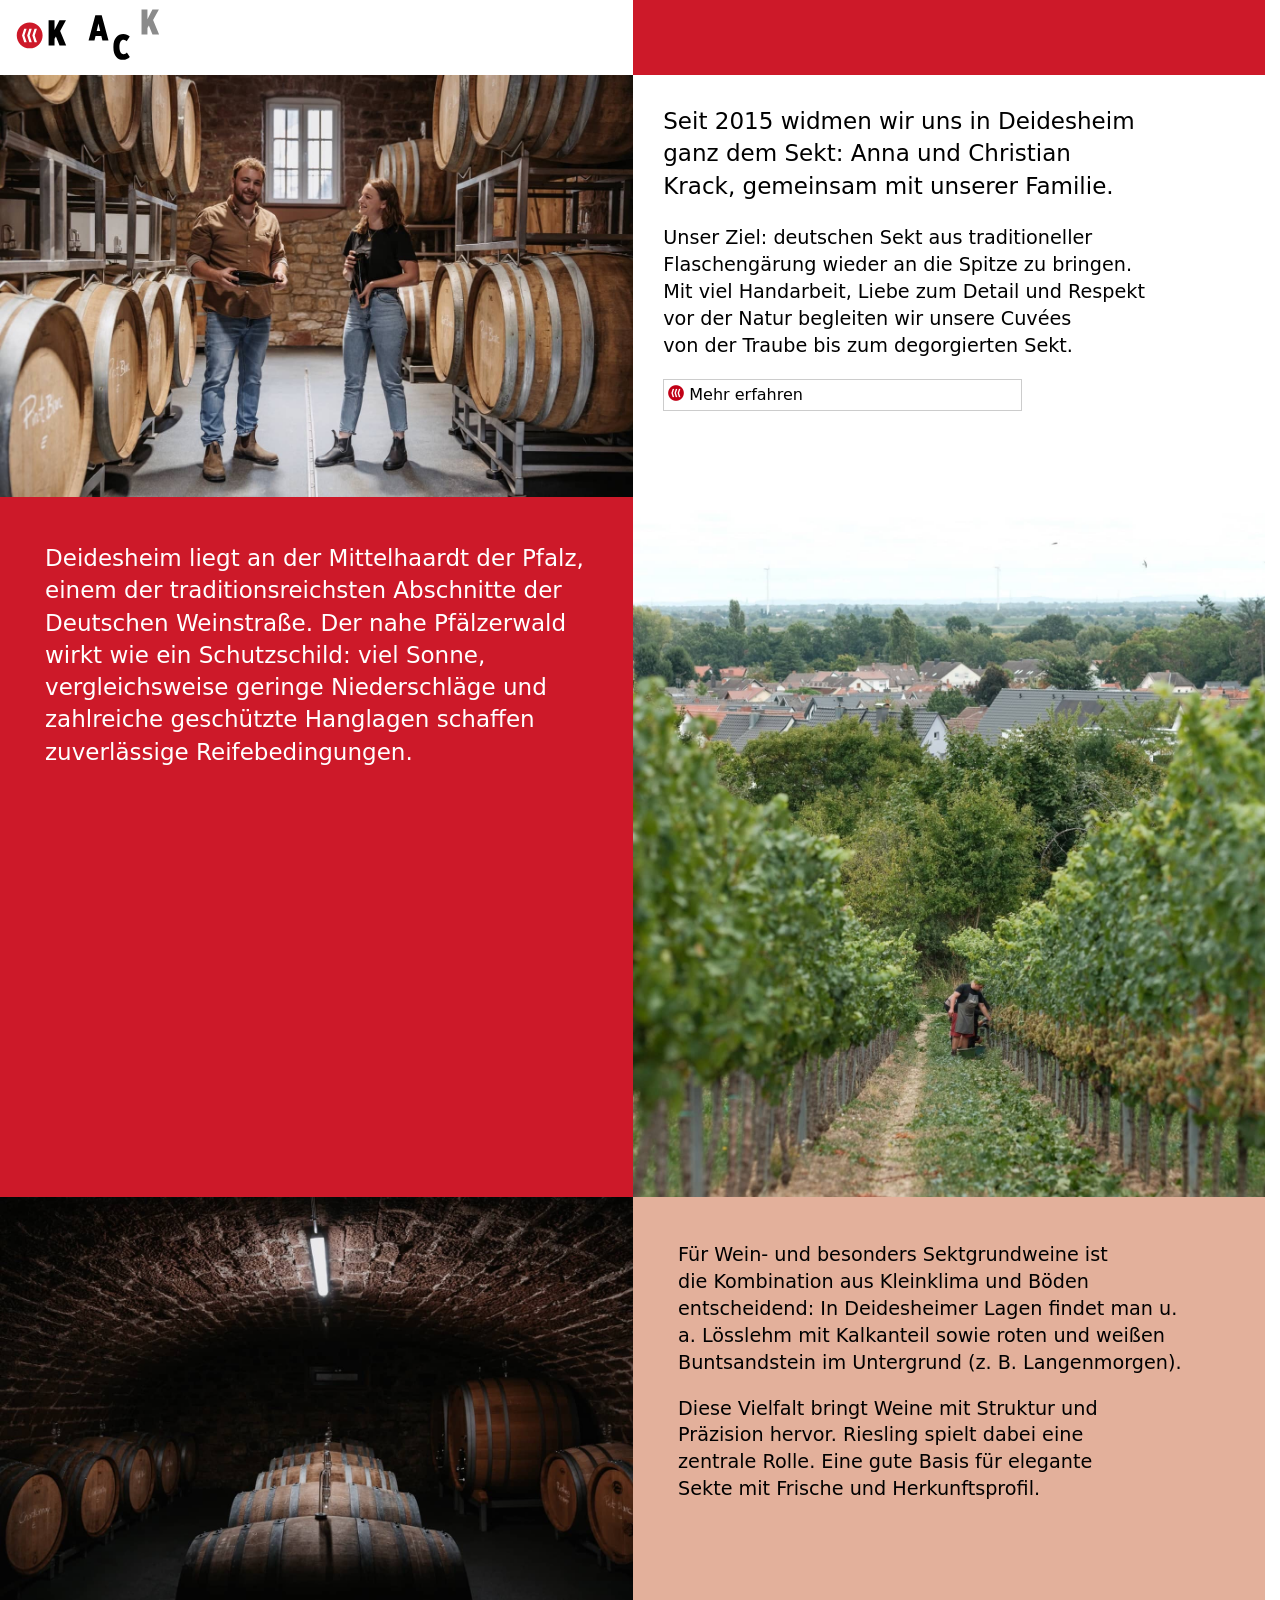
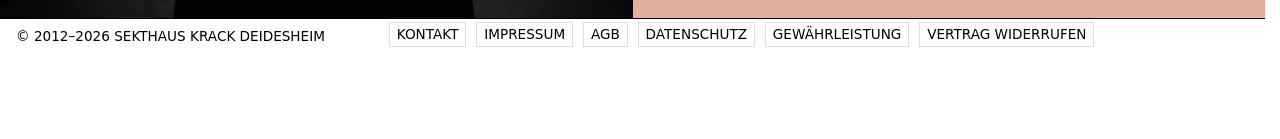
<file: index.html>
<!DOCTYPE html>
<html lang="de" class="no-js">
<head>
	<meta charset="utf-8">
	<title>KRACK - Sekthaus in Deidesheim</title>

	<meta name="viewport" content="width=device-width, initial-scale=1">

	<link rel="icon" href="favicon.ico" sizes="32x32">
	<link rel="icon" href="assets/images/favicon.svg" type="image/svg+xml">
	<link rel="apple-touch-icon" href="assets/images/apple-touch-icon.png">

	<link rel="stylesheet" href="assets/css/style.css" />

	<script src="assets/js/script.js" defer></script>
</head>
<body>
	<div class="page">
		<header>
			<div class="logo">
				<a href="index.html"><img src="assets/images/krack-logo-animated.svg" alt=""></a>
			</div>
			<nav>
				<details>
					<summary>☰</summary>

					<ul>
						<li><a href="ueber-uns.html">Wir</a></li>
						<li><a href="handwerk.html">Handwerk</a></li>
						<li><a href="sekt.html">Sekt</a></li>
						<li><a href="termine.html">Termine</a></li>
						<li><a href="kontakt.html">Kontakt</a></li>
					</ul>
				</details>
			</nav>
		</header>

		<main>
			<div class="grid">
				<section class="">
					<img class="spread" src="assets/images/content/2025-Familie-Krack-2020-lenageib-14%20Anna%20Krack.jpg" alt="">
				</section>
				<section class="pad-medium">
					<p class="font-large">Seit 2015 widmen wir uns in Deidesheim ganz dem
					Sekt: Anna und Christian Krack, gemeinsam mit
					unserer Familie.</p>

					<p class="font-medium">Unser Ziel: deutschen Sekt aus traditioneller
					Flaschengärung wieder an die Spitze zu bringen.
					Mit viel Handarbeit, Liebe zum Detail und Respekt
					vor der Natur begleiten wir unsere Cuvées von der
					Traube bis zum degorgierten Sekt.</p>

					<details>
						<summary>Mehr erfahren</summary>

						<div class="details-content font-small">
							<p>Mit viel Handarbeit, Liebe zum Detail und Respekt
							vor der Natur begleiten wir unsere Cuvées von der
							Traube bis zum degorgierten Sekt.</p>
						</div>
					</details>
				</section>
				<section class="pad-large" data-bg="#CD1929" style="background-color: #CD1929; color: #fff;">
					<p class="font-large">Deidesheim liegt an der
					Mittelhaardt der Pfalz, einem
					der traditionsreichsten
					Abschnitte der Deutschen
					Weinstraße. Der nahe
					Pfälzerwald wirkt wie ein
					Schutzschild: viel Sonne,
					vergleichsweise geringe
					Niederschläge und zahlreiche
					geschützte Hanglagen schaffen
					zuverlässige Reifebedingungen.</p>
				</section>
				<section class="pad-zero"><img class="spread" src="assets/images/content/2025-KRACK_Credits Catjana Bechtle-91%20Anna%20Krack.jpg" alt="" style="max-height:700px;"></section>
				<section class="pad-zero"><img class="spread" src="assets/images/content/2025-Familie-Krack-2020-lenageib-88%20Anna%20Krack.jpg" alt=""></section>
				<section class="pad-large" data-bg="#e3b09b" style="background-color: #e3b09b;">
					<p class="font-medium">Für Wein- und besonders
					Sektgrundweine ist die
					Kombination aus Kleinklima
					und Böden entscheidend: In
					Deidesheimer Lagen findet man
					u. a. Lösslehm mit Kalkanteil
					sowie roten und weißen
					Buntsandstein im Untergrund
					(z. B. Langenmorgen).</p>

					<p class="font-medium">Diese Vielfalt bringt Weine mit
					Struktur und Präzision hervor.
					Riesling spielt dabei eine
					zentrale Rolle. Eine gute Basis
					für elegante Sekte mit Frische
					und Herkunftsprofil.</p>
				</section>
			</div>
		</main>

		<footer>
			<div class="copyright">
				<p>&copy; 2012&ndash;2026 Sekthaus Krack Deidesheim</p>
			</div>
			<nav>
				<ul>
					<li><a href="kontakt.html">Kontakt</a></li>
					<li><a href="impressum.html">Impressum</a></li>
					<li><a href="impressum.html">AGb</a></li>
					<li><a href="impressum.html">Datenschutz</a></li>
					<li><a href="impressum.html">Gewährleistung</a></li>
					<li><a href="impressum.html">Vertrag widerrufen</a></li>
				</ul>
			</nav>
		</footer>
	</div>
</body>
</html>
</file>
<file: assets/css/style.css>
@view-transition {
	navigation: auto;
}

:root {
	view-transition-name: none;

	interpolate-size: allow-keywords;

	/* Fluid typography: 360px–1440px */
	--step--1: clamp(0.875rem, 0.8333rem + 0.1852vw, 1rem);
	--step-0: clamp(1rem, 0.9583rem + 0.1852vw, 1.125rem);
	--step-1: clamp(1.2rem, 1.1312rem + 0.3056vw, 1.4062rem);
	--step-2: clamp(1.44rem, 1.3341rem + 0.4708vw, 1.7578rem);
	--step-3: clamp(1.728rem, 1.5716rem + 0.6952vw, 2.1973rem);
	--step-4: clamp(2.0736rem, 1.8493rem + 0.997vw, 2.7466rem);
	--step-5: clamp(2.4883rem, 2.1734rem + 1.3999vw, 3.4332rem);

	/* Fluid padding: 360px–1440px */
	--pad-default: clamp(0.75rem, 0.5833rem + 0.7407vw, 1.25rem);
	--pad-medium: clamp(1.25rem, 1rem + 1.1111vw, 2rem);
	--pad-large: clamp(1.75rem, 1.3333rem + 1.8519vw, 3rem);

	--bg-color: #fff;
	--text-color: #000;
	--krack-red: #CD1929;
}

@keyframes move-out {
	from {
		opacity: 1.0;
		transform: translateY(0%) translateX(0%) rotate(0);
	}

	to {
		opacity: 1.0;
		transform: translateY(0%) translateX(-100%) rotate(0);
	}
}

@keyframes move-in {
	from {
		opacity: 1.0;
		transform: translateY(0%) translateX(100%) rotate(0);
	}

	to {
		opacity: 1.0;
		transform: translateY(0%) translateX(0%) rotate(0);
	}
}

@keyframes fade-in {
	from {
		/* opacity: 0.0; */
		color: transparent;
		background-color: transparent;
	}

	to {
		color: currentColor;
		opacity: 1.0;
	}
}

@keyframes animateDown {
	from {
		opacity: 0;
		transform: translatey(-15px);
	}

	to {
		opacity: 1;
		transform: translatey(0);
	}
}

::view-transition-old(page-content) {
	animation: 0.85s ease-in-out both move-out;
}

/* Animate incoming content */
::view-transition-new(page-content) {
	animation: 0.85s ease-in-out both move-in;
}

html {
	font: 100%/1.4 system-ui, sans-serif;
	hyphens: auto;

	scrollbar-gutter: stable;
	overflow-y: scroll;
}

body {
	margin: 0;
}

img {
	display: block;
	max-width: 100%;
	height: auto;

	&.spread {
		object-fit: cover;
		width: 100%;
		height: 100%;
	}
}

ul {
	padding: 0;
	margin: 0;
}

p {
	margin-block-start: 0;
}

summary::-webkit-details-marker { display: none; }

h1, h2, h3 {
	line-height: 1.1;
	text-wrap: balance;
}

h1 { font-size: var(--step-5); }
h2 { font-size: var(--step-4); }
h3 { font-size: var(--step-3); }

.font-large { font-size: var(--step-2); }
.font-medium { font-size: var(--step-1); }
.font-default { font-size: var(--step-0); }
.font-small { font-size: var(--step--1); }

.pad-zero {}
.pad-large {
	padding-block: min(2vw, 1.5rem) 2.5rem;
	padding-inline: clamp(0.5rem, 2.5vw, 2rem) clamp(1.0rem, 2.5vw, 4rem);
	padding: var(--pad-large);
	padding-inline-start: var(--pad-large);
	padding-inline-end: calc(var(--pad-large) * 1.5);
}
.pad-large { padding: var(--pad-large); }
.pad-medium { padding: var(--pad-medium); }
.pad-default { padding: var(--pad-default); }
.pad-zero { padding: 0; }

.page {
	display: grid;
	grid-template-columns: 1fr 1fr;
	grid-template-rows: minmax(75px, auto) 1fr minmax(100px, auto); /* logo height, content, footer height */
	min-height: 100vh;
	width: 100%;

	@media (max-width: 699px) {
		grid-template-columns: 1fr;
	}
}

header {
	grid-column: 1 / -1;
	position: relative;
	z-index: 5;
	background: var(--bg-color);
	display: grid;
	grid-template-columns: subgrid;
	align-items: center;
	/*
	padding: 0 1em;
	padding-right: 5rem;
	border-block-end: 1px solid black;
	*/

	.logo {
		padding-inline-start: 1rem;

		img {
			width: 150px;
		}
	}

	nav {
		justify-self: stretch;
		align-self: stretch;
		background: var(--krack-red);

		details {
			height: 100%;
			display: flex;
			justify-content: end;
			flex-wrap: wrap;

			container-type: inline-size;

			summary {
				display: flex;
				align-self: center;
				justify-content: end;
				text-align: right;
				cursor: pointer;
				color: var(--bg-color);
				padding: 0.75em 0.75em;

				&::after {
					content: "Open";
					padding-inline-start: 0.5ch;
				}

				[open] &::after {
					content: "Close";
				}

				&:is(:hover) {
					
				}

				@container (min-width: 50ch) {
					display: none;
				}
			}

			ul {
				flex: 1;
				display: block;
				margin: 0;
				padding: 0;
				list-style: none;

				@container (max-width: 49ch) {
					width: 100%;
				}

				@container (min-width: 50ch) {
					display: flex;
					flex-wrap: wrap;
					justify-content: space-evenly;
					flex-grow: 1;
					gap: 0ch;
					background: transparent;

					li {
						border: none !important;
					}
				}

				li {
					display: contents;
					border-block-end: 1px solid currentColor;
				}
				
				a {
					display: flex;
					align-items: center;
					justify-content: center;
					flex: 1;
					color: var(--bg-color);
					text-decoration: none;
					padding: 0.2em clamp(0.25em, 2cqi, 1.25em);
					text-transform: uppercase;
					font-weight: 500;
					hyphens: none;
					transition: background-color 0.25s ease;

					&:is(:hover, :focus),
					[aria-current] & {
						text-decoration: underline;
						text-decoration-thickness: 0.1em;

						background-color: color-mix(in oklch, var(--krack-red), var(--bg-color) 5%);
					}

					@container (max-width: 49ch) {
						padding: 0.5em 1.25em;
						justify-content: end;
						border-block-start: 1px solid var(--bg-color);
					}
				}
			}

			&::details-content {
				width: 100%;
				background: transparent;


				@container (min-width: 50ch) {
					display: flex;
					content-visibility: visible;
				}
			}
		}
	}

	/*

	nav ul {
		display: flex;
		gap: 1.25rem;
		gap: 1px;
		list-style: none;
		height: 100%;
		align-items: stretch;

		li { display: contents; }

		a {
			background: var(--krack-red);
			color: var(--bg-color);
			vertical-align: middle;
			padding: 0.25em 2.5em;
			text-decoration: none;
			text-transform: uppercase;
			font-weight: 500;
			font-size: 85%;
			transition: background-color 0.25s ease-in-out;

			&:is(:hover, :focus),
			[aria-current] {
				background: var(--text-color);
			}
		}
	}
	*/
}

main {
	grid-column: 1 / -1;
	view-transition-name: page-content;
	position: relative;
	z-index: 1;
	overflow: hidden;

	container-type: inline-size;

	.grid {
		display: grid;
		grid-template-columns: 1fr 1fr;
		grid-auto-rows: minmax(25vh, auto);

		@container (max-width: 699px) {
			grid-template-columns: 1fr;
		}

		& > section {
			outline: 0px solid currentColor;
			text-wrap: balance;
			word-break: break-word;
			/* animation: 0.5s ease-in-out fade-in;
			animation-delay: 1.5s; */
			/* background-color: attr(data-background, red); */

			container-type: inline-size;

			p {
				max-width: 55ch;
			}

			details {
				border: 1px solid #ccc;
				max-width: 35ch;

				summary {
					list-style: none; /* required for safari 2026 */
					padding: 0.25rem;
					cursor: pointer;

					&:is(:hover) {
						background-color: #eee;
					}

					&::marker {
						content: "";
					}

					&::-webkit-details-marker {
						display: none;
						content: "";
					}

					&::before {
						display: inline-block;
						content: "";
						vertical-align: -7%;
						width: 1rem;
						height: 1rem;
						margin-right: 0.5ch;
						background-image: url(../images/apple-touch-icon.png);
						background-size: contain;
						transition: rotate 1.3s ease-in-out;
						transform: rotate(0);
					}

					&:hover::before {
						/* transform: rotate(-15deg); */
					}

					details[open] > &::before {
						transform: rotate(-90deg);
					}
				}

				.details-content {
					transition: height 0.5s ease, content-visibility 0.5s ease allow-discrete;
					height: 0;
					overflow: clip;

					padding: 0.5rem 0.75rem;
					border-block-start: 1px solid #ccc;

					p:last-child { margin-bottom: 0; }
				}

				&[open] > .details-content {
					/* animation: animateDown 0.2s linear forwards; */
					height: auto;
				}
			}
		}
	}
}

footer {
	grid-column: 1 / -1;
	padding: 0 1em;
	display: flex;
	flex-wrap: wrap;
	gap: 4rem;
	align-items: center;
	justify-content: flex-start;
	padding-inline-end: 5rem;
	border-block-start: 1px solid black;
	margin-block-end: 4rem;

	.copyright {
		text-transform: uppercase;
		font-weight: 500;
		font-size: 85%;

		p { margin: 0; }
	}

	nav ul {
		display: flex;
		flex-wrap: wrap;
		gap: 1ch;
		list-style: none;
		padding-block-end: 0.2em; /* manually adjust so copyright and links are flush */

		a {
			background: transparent;
			color: var(--text-color);
			border: 0.1em solid #ddd;
			padding: 0.25em 0.5em;
			text-decoration: none;
			text-transform: uppercase;
			font-weight: 500;
			font-size: 85%;
			transition: all 0.25s ease;

			&:is(:hover, :focus),
			[aria-current] {
				background: var(--text-color);
				border-color: transparent;
				color: var(--bg-color);
			}
		}
	}

}
</file>
